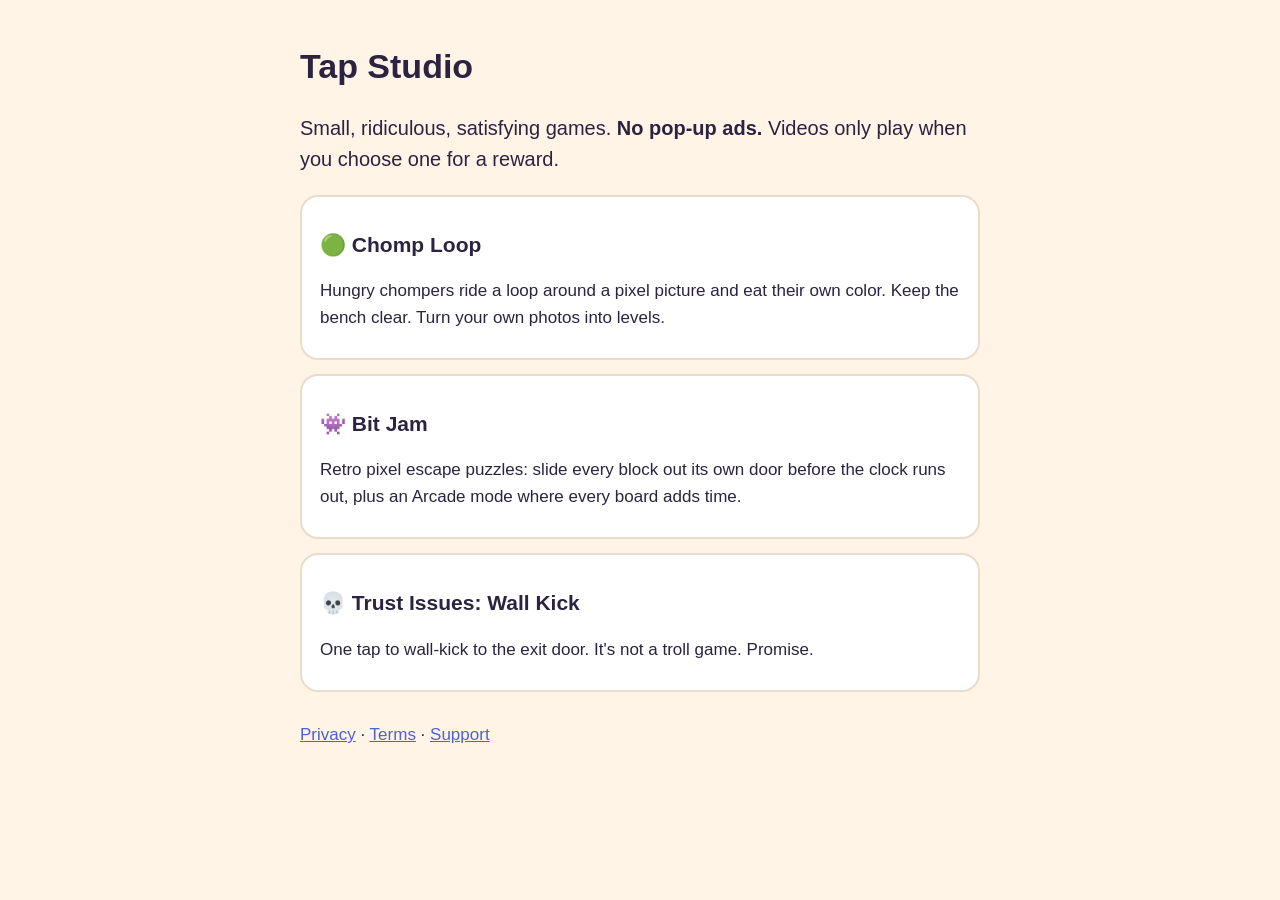
<file: index.html>
<!doctype html>
<html lang="en">
<head>
<meta charset="utf-8">
<meta name="viewport" content="width=device-width, initial-scale=1">
<title>Tap Studio · No pop-up ads</title>
<link rel="stylesheet" href="style.css">
</head>
<body>
<main>
<h1>Tap Studio</h1>
<p class="lead">Small, ridiculous, satisfying games. <strong>No pop-up ads.</strong> Videos only play when you choose one for a reward.</p>

<div class="game">
<h2>🟢 Chomp Loop</h2>
<p>Hungry chompers ride a loop around a pixel picture and eat their own color. Keep the bench clear. Turn your own photos into levels.</p>
</div>
<div class="game">
<h2>👾 Bit Jam</h2>
<p>Retro pixel escape puzzles: slide every block out its own door before the clock runs out, plus an Arcade mode where every board adds time.</p>
</div>
<div class="game">
<h2>💀 Trust Issues: Wall Kick</h2>
<p>One tap to wall-kick to the exit door. It's not a troll game. Promise.</p>
</div>

<p class="links"><a href="privacy.html">Privacy</a> · <a href="terms.html">Terms</a> · <a href="support.html">Support</a></p>
</main>
</body>
</html>
</file>
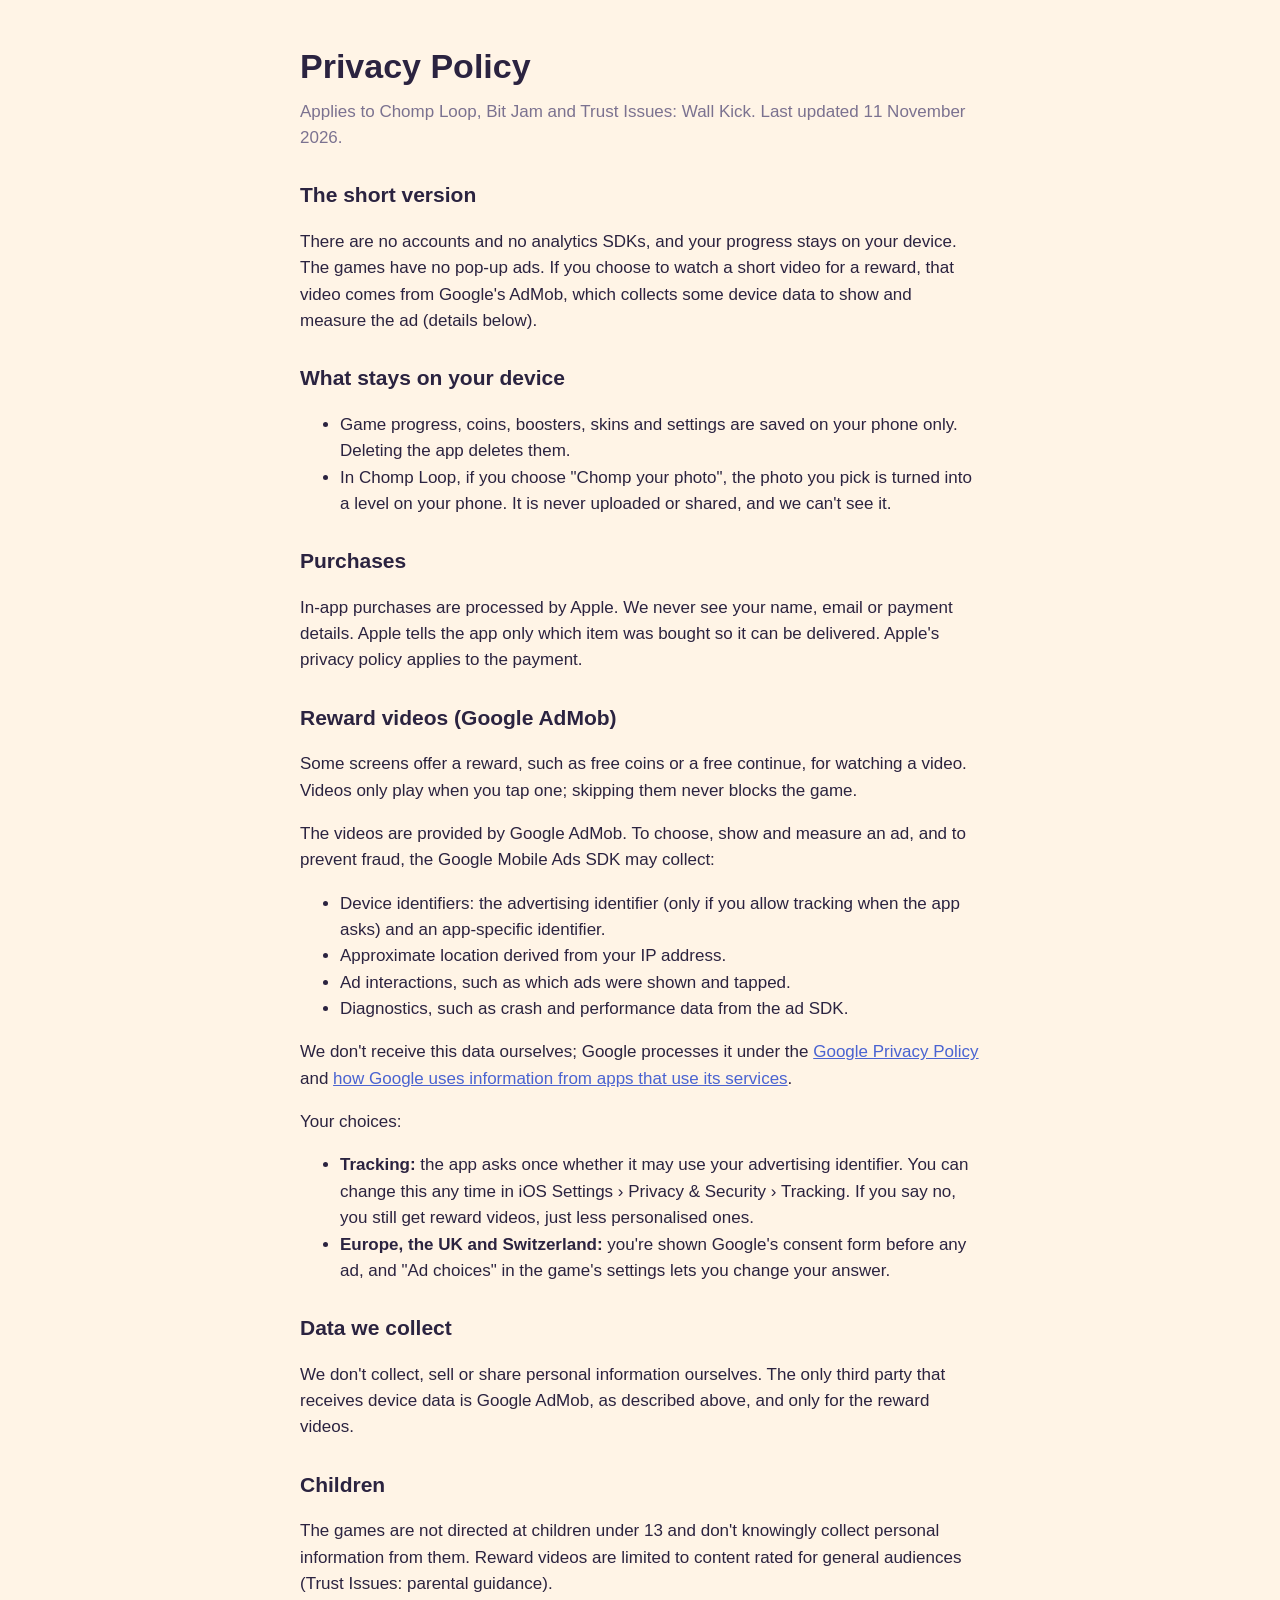
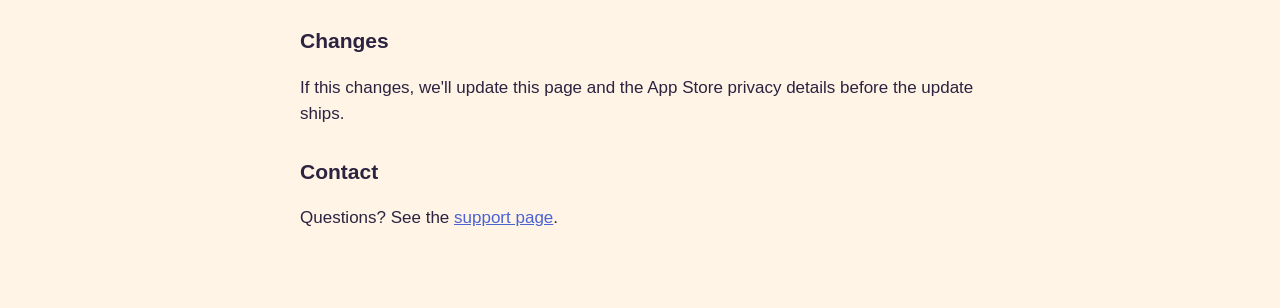
<file: privacy.html>
<!doctype html>
<html lang="en">
<head>
<meta charset="utf-8">
<meta name="viewport" content="width=device-width, initial-scale=1">
<title>Privacy Policy · Tap Studio games</title>
<link rel="stylesheet" href="style.css">
</head>
<body>
<main>
<h1>Privacy Policy</h1>
<p class="muted">Applies to Chomp Loop, Bit Jam and Trust Issues: Wall Kick. Last updated 11 November 2026.</p>

<h2>The short version</h2>
<p>There are no accounts and no analytics SDKs, and your progress stays on your device. The games have no pop-up ads. If you choose to watch a short video for a reward, that video comes from Google's AdMob, which collects some device data to show and measure the ad (details below).</p>

<h2>What stays on your device</h2>
<ul>
<li>Game progress, coins, boosters, skins and settings are saved on your phone only. Deleting the app deletes them.</li>
<li>In Chomp Loop, if you choose "Chomp your photo", the photo you pick is turned into a level on your phone. It is never uploaded or shared, and we can't see it.</li>
</ul>

<h2>Purchases</h2>
<p>In-app purchases are processed by Apple. We never see your name, email or payment details. Apple tells the app only which item was bought so it can be delivered. Apple's privacy policy applies to the payment.</p>

<h2>Reward videos (Google AdMob)</h2>
<p>Some screens offer a reward, such as free coins or a free continue, for watching a video. Videos only play when you tap one; skipping them never blocks the game.</p>
<p>The videos are provided by Google AdMob. To choose, show and measure an ad, and to prevent fraud, the Google Mobile Ads SDK may collect:</p>
<ul>
<li>Device identifiers: the advertising identifier (only if you allow tracking when the app asks) and an app-specific identifier.</li>
<li>Approximate location derived from your IP address.</li>
<li>Ad interactions, such as which ads were shown and tapped.</li>
<li>Diagnostics, such as crash and performance data from the ad SDK.</li>
</ul>
<p>We don't receive this data ourselves; Google processes it under the <a href="https://policies.google.com/privacy">Google Privacy Policy</a> and <a href="https://policies.google.com/technologies/partner-sites">how Google uses information from apps that use its services</a>.</p>
<p>Your choices:</p>
<ul>
<li><strong>Tracking:</strong> the app asks once whether it may use your advertising identifier. You can change this any time in iOS Settings › Privacy &amp; Security › Tracking. If you say no, you still get reward videos, just less personalised ones.</li>
<li><strong>Europe, the UK and Switzerland:</strong> you're shown Google's consent form before any ad, and "Ad choices" in the game's settings lets you change your answer.</li>
</ul>

<h2>Data we collect</h2>
<p>We don't collect, sell or share personal information ourselves. The only third party that receives device data is Google AdMob, as described above, and only for the reward videos.</p>

<h2>Children</h2>
<p>The games are not directed at children under 13 and don't knowingly collect personal information from them. Reward videos are limited to content rated for general audiences (Trust Issues: parental guidance).</p>

<h2>Changes</h2>
<p>If this changes, we'll update this page and the App Store privacy details before the update ships.</p>

<h2>Contact</h2>
<p>Questions? See the <a href="support.html">support page</a>.</p>
</main>
</body>
</html>
</file>
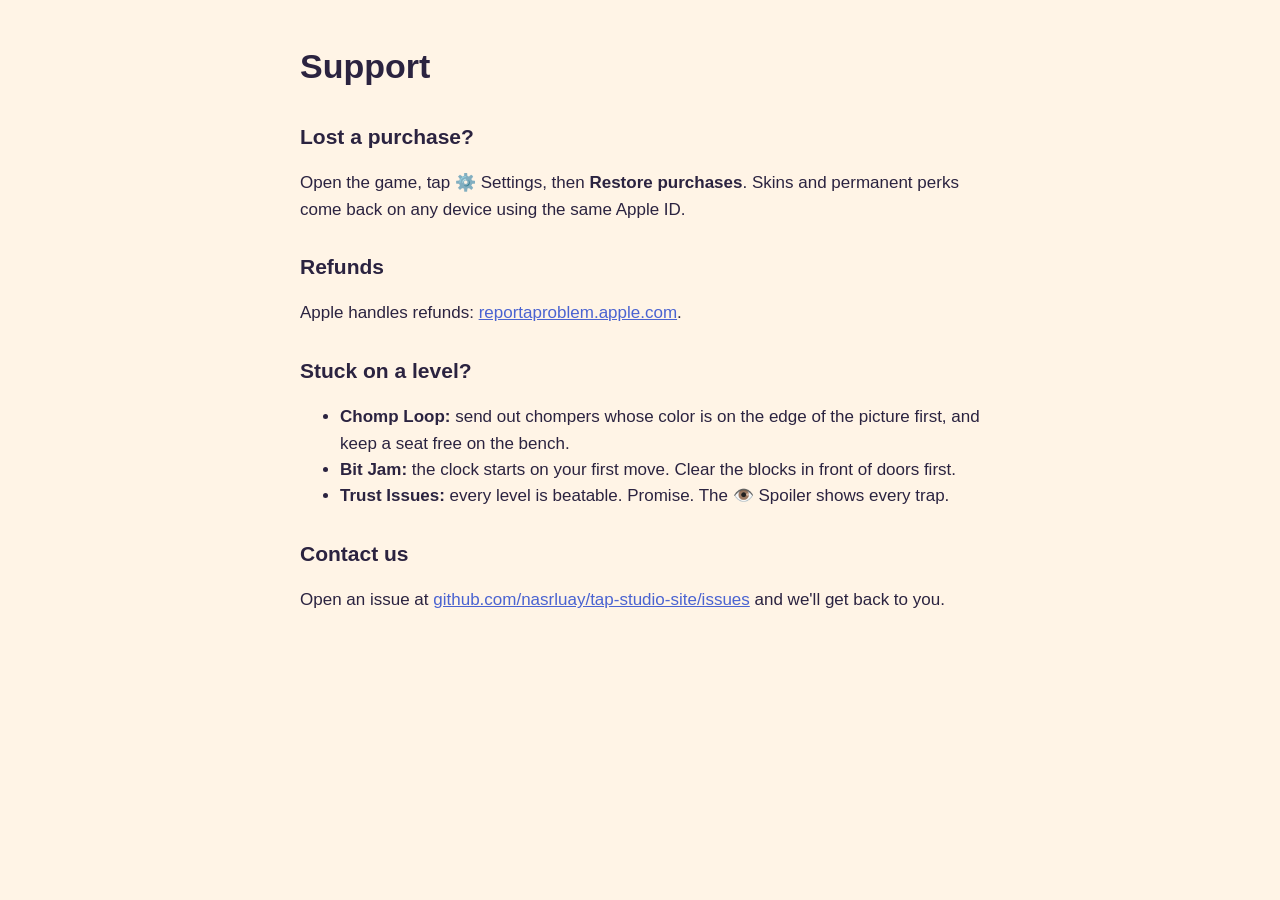
<file: support.html>
<!doctype html>
<html lang="en">
<head>
<meta charset="utf-8">
<meta name="viewport" content="width=device-width, initial-scale=1">
<title>Support · Tap Studio games</title>
<link rel="stylesheet" href="style.css">
</head>
<body>
<main>
<h1>Support</h1>

<h2>Lost a purchase?</h2>
<p>Open the game, tap ⚙️ Settings, then <strong>Restore purchases</strong>. Skins and permanent perks come back on any device using the same Apple ID.</p>

<h2>Refunds</h2>
<p>Apple handles refunds: <a href="https://reportaproblem.apple.com">reportaproblem.apple.com</a>.</p>

<h2>Stuck on a level?</h2>
<ul>
<li><strong>Chomp Loop:</strong> send out chompers whose color is on the edge of the picture first, and keep a seat free on the bench.</li>
<li><strong>Bit Jam:</strong> the clock starts on your first move. Clear the blocks in front of doors first.</li>
<li><strong>Trust Issues:</strong> every level is beatable. Promise. The 👁️ Spoiler shows every trap.</li>
</ul>

<h2>Contact us</h2>
<p>Open an issue at <a href="https://github.com/nasrluay/tap-studio-site/issues">github.com/nasrluay/tap-studio-site/issues</a> and we'll get back to you.</p>
</main>
</body>
</html>
</file>
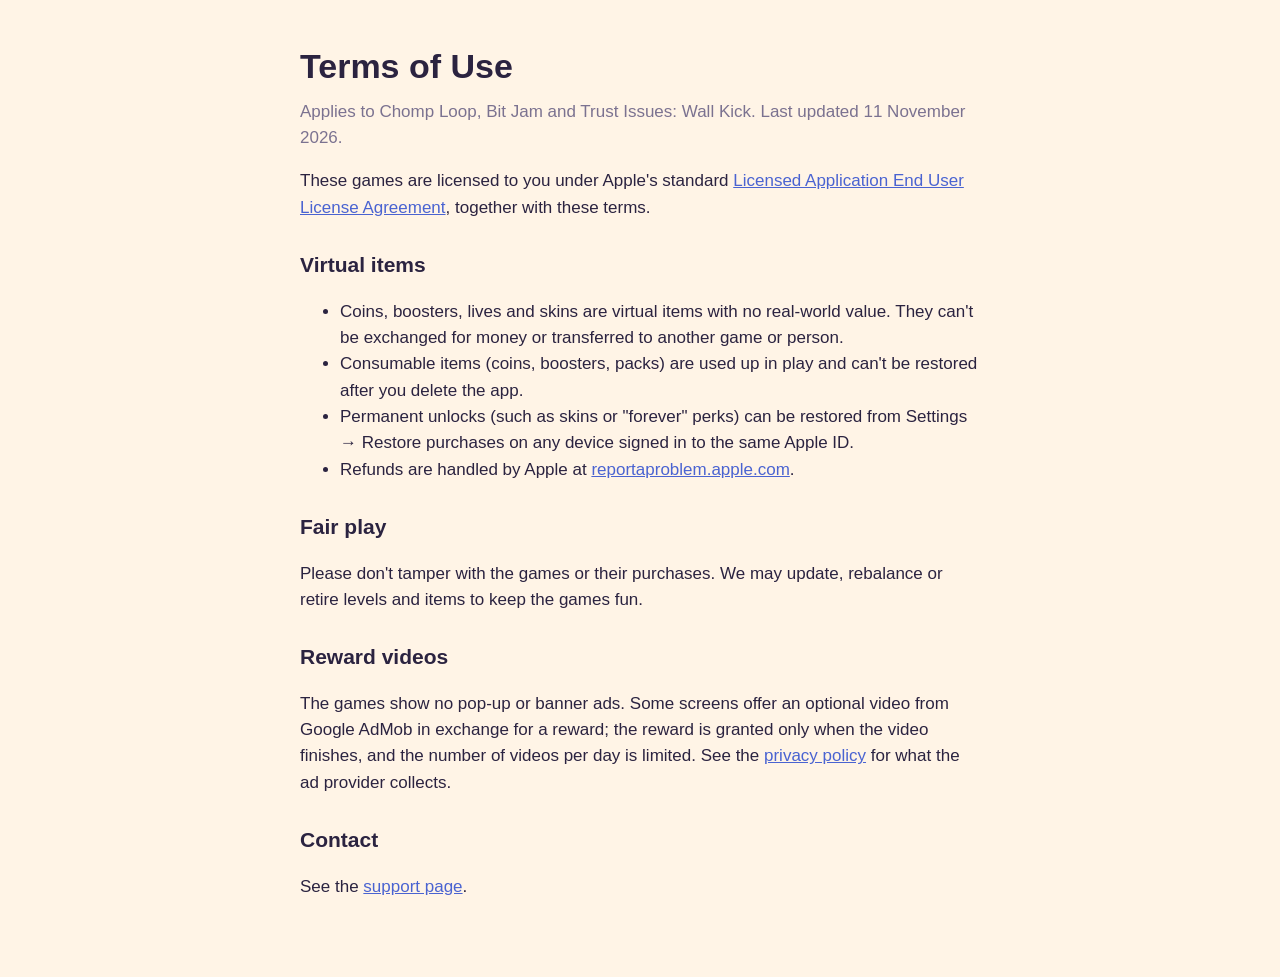
<file: terms.html>
<!doctype html>
<html lang="en">
<head>
<meta charset="utf-8">
<meta name="viewport" content="width=device-width, initial-scale=1">
<title>Terms of Use · Tap Studio games</title>
<link rel="stylesheet" href="style.css">
</head>
<body>
<main>
<h1>Terms of Use</h1>
<p class="muted">Applies to Chomp Loop, Bit Jam and Trust Issues: Wall Kick. Last updated 11 November 2026.</p>

<p>These games are licensed to you under Apple's standard <a href="https://www.apple.com/legal/internet-services/itunes/dev/stdeula/">Licensed Application End User License Agreement</a>, together with these terms.</p>

<h2>Virtual items</h2>
<ul>
<li>Coins, boosters, lives and skins are virtual items with no real-world value. They can't be exchanged for money or transferred to another game or person.</li>
<li>Consumable items (coins, boosters, packs) are used up in play and can't be restored after you delete the app.</li>
<li>Permanent unlocks (such as skins or "forever" perks) can be restored from Settings → Restore purchases on any device signed in to the same Apple ID.</li>
<li>Refunds are handled by Apple at <a href="https://reportaproblem.apple.com">reportaproblem.apple.com</a>.</li>
</ul>

<h2>Fair play</h2>
<p>Please don't tamper with the games or their purchases. We may update, rebalance or retire levels and items to keep the games fun.</p>

<h2>Reward videos</h2>
<p>The games show no pop-up or banner ads. Some screens offer an optional video from Google AdMob in exchange for a reward; the reward is granted only when the video finishes, and the number of videos per day is limited. See the <a href="privacy.html">privacy policy</a> for what the ad provider collects.</p>

<h2>Contact</h2>
<p>See the <a href="support.html">support page</a>.</p>
</main>
</body>
</html>
</file>
<file: style.css>
body { margin: 0; background: #fff4e6; color: #2b2340; font: 17px/1.55 -apple-system, BlinkMacSystemFont, "Segoe UI", Roboto, sans-serif; }
main { max-width: 680px; margin: 0 auto; padding: 40px 22px 60px; }
h1 { font-size: 34px; margin: 0 0 6px; }
h2 { font-size: 21px; margin: 28px 0 6px; }
a { color: #4a63d1; }
.muted { color: #7b7290; margin-top: 0; }
.lead { font-size: 20px; }
.game { background: #fff; border-radius: 18px; padding: 4px 18px 10px; margin: 14px 0; border: 2px solid #e9dccb; }
.links { margin-top: 30px; }
</file>
